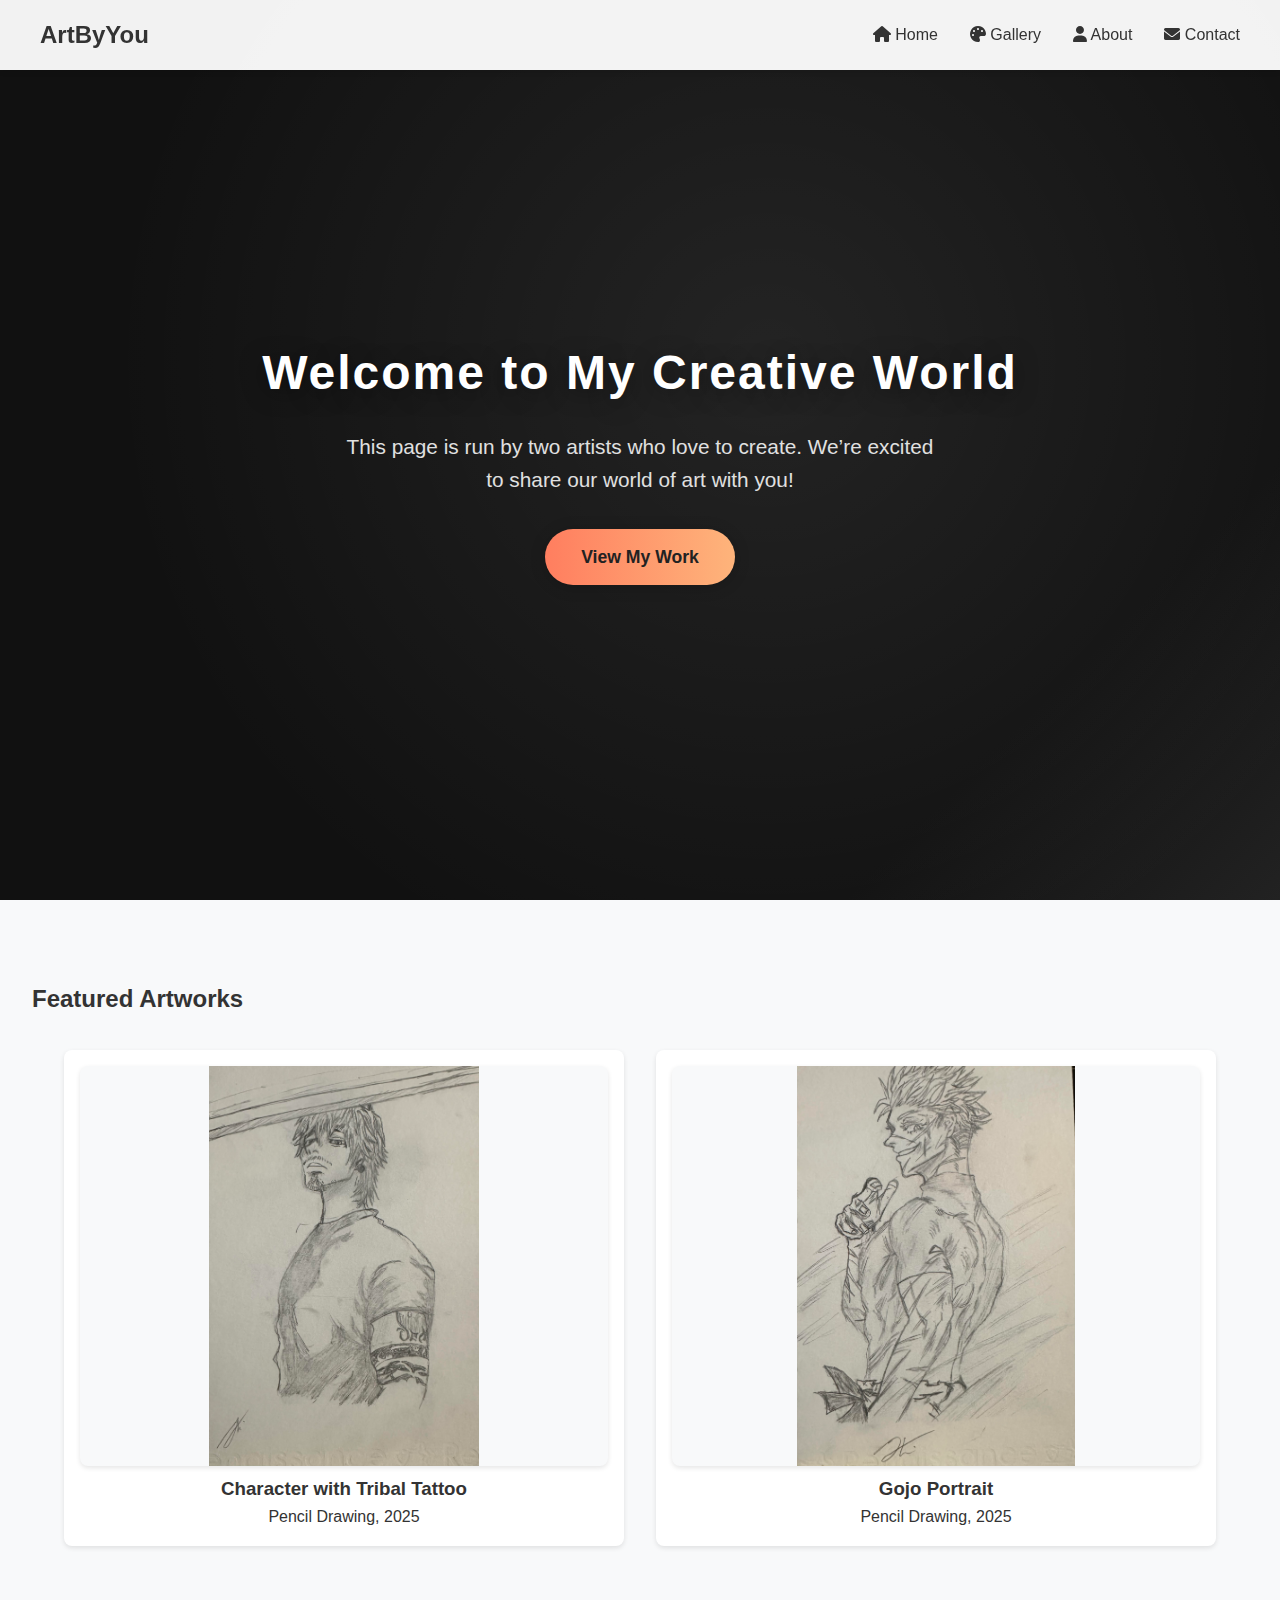
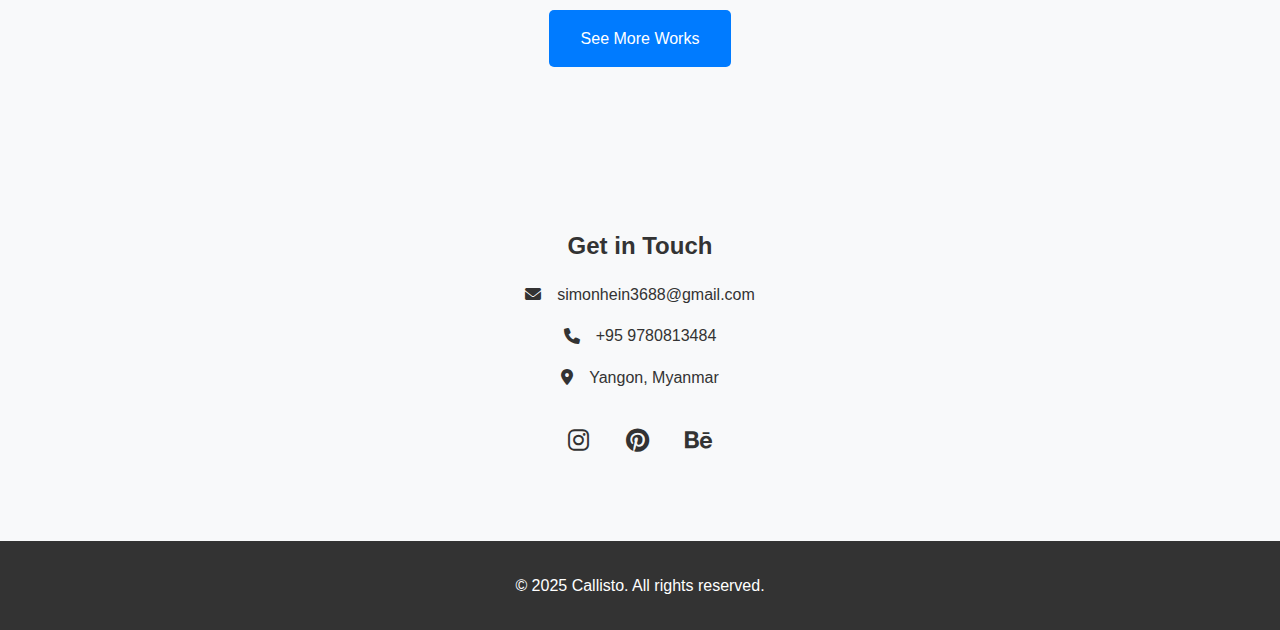
<file: index.html>
<!DOCTYPE html>
<html lang="en">
<head>
    <meta charset="UTF-8">
    <meta name="viewport" content="width=device-width, initial-scale=1.0">
    <title>Art Portfolio</title>
    <link rel="stylesheet" href="styles.css">
    <link rel="stylesheet" href="https://cdnjs.cloudflare.com/ajax/libs/font-awesome/6.0.0/css/all.min.css">
    <style>
        /* Responsive Navigation for Phone Mode */
        @media (max-width: 768px) {
            nav ul {
                flex-direction: column;
                align-items: center;
                padding: 0;
            }

            nav ul li {
                display: block;
                margin: 10px 0;
            }

            nav a {
                display: block;
                padding: 10px 15px;
                font-size: 1.2rem;
            }

            .cta-button {
                padding: 12px 20px;
                font-size: 1.1rem;
            }
        }
    </style>
</head>
<body>
    <header>
        <nav>
            <div class="logo">ArtByYou</div>
            <button class="hamburger" id="hamburger-btn" aria-label="Open navigation">
                <span></span>
                <span></span>
                <span></span>
            </button>
            <ul id="nav-menu">
                <li><a href="#home"><i class="fas fa-home"></i> Home</a></li>
                <li><a href="#gallery"><i class="fas fa-palette"></i> Gallery</a></li>
                <li><a href="about.html"><i class="fas fa-user"></i> About</a></li>
                <li><a href="#contact"><i class="fas fa-envelope"></i> Contact</a></li>
            </ul>
        </nav>
    </header>

    <main>
        <section id="home" class="hero">
            <div class="hero-content">
                <h1>Welcome to My Creative World</h1>
                <p class="subtitle">This page is run by two artists who love to create. We’re excited to share our world of art with you!</p>
                <a href="#gallery" class="cta-button">View My Work</a>
            </div>
        </section>

        <section id="gallery" class="gallery-section">
            <h2>Featured Artworks</h2>
            <div class="gallery-grid">
                <!-- First artwork -->
                <div class="art-piece">
                    <img src="./images/character-with-tattoo.jpg" alt="Character with Tattoo">
                    <div class="art-info">
                        <h3>Character with Tribal Tattoo</h3>
                        <p>Pencil Drawing, 2025</p>
                    </div>
                </div>
                <!-- Adding Gojo artwork -->
                <div class="art-piece">
                    <img src="./images/Gojo.jpg" alt="Gojo Character">
                    <div class="art-info">
                        <h3>Gojo Portrait</h3>
                        <p>Pencil Drawing, 2025</p>
                    </div>
                </div>
            </div>
            <div class="see-more-container">
                <a href="gallery.html" class="see-more-button">See More Works</a>
            </div>
        </section>

        <section id="contact" class="contact-section">
            <h2>Get in Touch</h2>
            <div class="contact-content">
                <div class="contact-info">
                    <div class="contact-item">
                        <i class="fas fa-envelope"></i>
                        <p>simonhein3688@gmail.com</p>
                    </div>
                    <div class="contact-item">
                        <i class="fas fa-phone"></i>
                        <p>+95 9780813484</p>
                    </div>
                    <div class="contact-item">
                        <i class="fas fa-location-dot"></i>
                        <p>Yangon, Myanmar</p>
                    </div>
                    <div class="social-links">
                        <a href="#"><i class="fab fa-instagram"></i></a>
                        <a href="#"><i class="fab fa-pinterest"></i></a>
                        <a href="#"><i class="fab fa-behance"></i></a>
                    </div>
                </div>
            </div>
        </section>
    </main>

    <footer>
        <p>&copy; 2025 Callisto. All rights reserved.</p>
    </footer>

    <script>
        const hamburger = document.getElementById('hamburger-btn');
        const navMenu = document.getElementById('nav-menu');
        hamburger.addEventListener('click', () => {
            navMenu.classList.toggle('show');
        });
    </script>
</body>
</html>
</file>
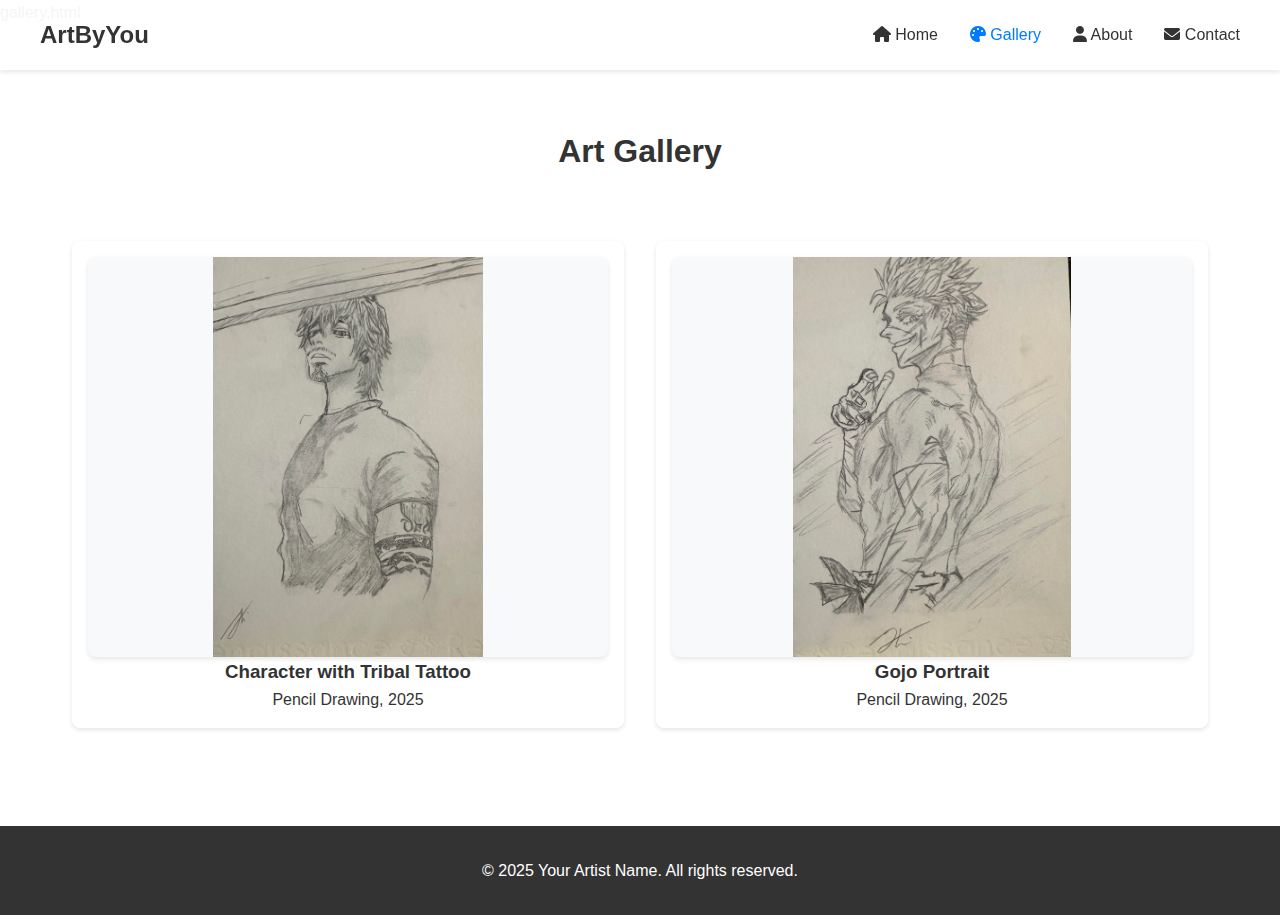
<file: gallery.html>
gallery.html
<!DOCTYPE html>
<html lang="en">
<head>
    <meta charset="UTF-8">
    <meta name="viewport" content="width=device-width, initial-scale=1.0">
    <title>Gallery - Art Portfolio</title>
    <link rel="stylesheet" href="styles.css">
    <link rel="stylesheet" href="https://cdnjs.cloudflare.com/ajax/libs/font-awesome/6.0.0/css/all.min.css">
</head>
<body>
    <header>
        <nav>
            <div class="logo">ArtByYou</div>
            <ul>
                <li><a href="index.html"><i class="fas fa-home"></i> Home</a></li>
                <li><a href="gallery.html" class="active"><i class="fas fa-palette"></i> Gallery</a></li>
                <li><a href="about.html"><i class="fas fa-user"></i> About</a></li>
                <li><a href="index.html#contact"><i class="fas fa-envelope"></i> Contact</a></li>
            </ul>
        </nav>
    </header>

    <main class="gallery-page">
        <h1>Art Gallery</h1>
        <div class="gallery-grid full">
            <div class="art-piece">
                <img src="./images/character-with-tattoo.jpg" alt="Character with Tattoo">
                <div class="art-info">
                    <h3>Character with Tribal Tattoo</h3>
                    <p>Pencil Drawing, 2025</p>
                </div>
            </div>
            <div class="art-piece">
                <img src="./images/Gojo.jpg" alt="Gojo Character">
                <div class="art-info">
                    <h3>Gojo Portrait</h3>
                    <p>Pencil Drawing, 2025</p>
                </div>
            </div>
            <!-- Add more artwork entries here -->
        </div>
    </main>

    <footer>
        <p>&copy; 2025 Your Artist Name. All rights reserved.</p>
    </footer>
</body>
</html>
</file>
<file: styles.css>
* {
    margin: 0;
    padding: 0;
    box-sizing: border-box;
}

body {
    font-family: 'Helvetica Neue', Arial, sans-serif;
    line-height: 1.6;
    color: #333;
}

/* Header Styles */
header {
    background-color: rgba(255, 255, 255, 0.95);
    padding: 1rem 2rem;
    position: fixed;
    width: 100%;
    top: 0;
    z-index: 1000;
    box-shadow: 0 2px 5px rgba(0,0,0,0.1);
}

nav {
    display: flex;
    justify-content: space-between;
    align-items: center;
    max-width: 1200px;
    margin: 0 auto;
}

.logo {
    font-size: 1.5rem;
    font-weight: bold;
    color: #333;
}

nav ul {
    display: flex;
    list-style: none;
    gap: 2rem;
}

nav a {
    text-decoration: none;
    color: #333;
    font-weight: 500;
    transition: color 0.3s ease;
}

nav a:hover {
    color: #007bff;
}

/* Hamburger styles - update for black color */
.hamburger {
    display: none;
    flex-direction: column;
    justify-content: center;
    width: 36px;
    height: 36px;
    background: none;
    border: none;
    cursor: pointer;
    z-index: 1001;
}
.hamburger span {
    height: 4px;
    width: 100%;
    background: #000; /* Change to black */
    margin: 5px 0;
    border-radius: 2px;
    display: block;
    transition: 0.3s;
}

/* Responsive nav */
@media (max-width: 768px) {
    nav {
        position: relative;
    }
    .hamburger {
        display: flex;
        position: absolute;
        right: 16px;
        top: 16px;
    }
    nav ul {
        display: none;
        flex-direction: column;
        position: absolute;
        top: 56px;
        right: 0;
        width: 180px;
        background: #111;
        border-radius: 0 0 10px 10px;
        box-shadow: 0 8px 24px rgba(0,0,0,0.18);
        z-index: 1000;
        padding: 10px 0;
    }
    nav ul.show {
        display: flex;
    }
    nav ul li {
        width: 100%;
        margin: 0;
    }
    nav ul li a {
        display: block;
        padding: 12px 20px;
        color: #fff;
        font-size: 1.1rem;
        border-bottom: 1px solid #222;
    }
    .logo {
        font-size: 1.2rem;
        padding: 14px 0 14px 18px;
    }
}

/* Hero Section */
.hero {
    height: 100vh;
    display: flex;
    align-items: center;
    justify-content: center;
    background: linear-gradient(135deg, #111 80%, #222 100%);
    color: #fff;
    padding: 80px 0 60px 0;
    text-align: center;
    position: relative;
    overflow: hidden;
}

.hero::before {
    content: "";
    position: absolute;
    top: 0; left: 0; right: 0; bottom: 0;
    background: radial-gradient(circle at 60% 40%, rgba(255,255,255,0.08) 0%, transparent 70%);
    z-index: 0;
}

.hero-content {
    position: relative;
    z-index: 1;
}

.hero h1 {
    font-size: 3rem;
    font-weight: 700;
    letter-spacing: 2px;
    margin-bottom: 18px;
    text-shadow: 0 4px 24px rgba(0,0,0,0.4);
}

.subtitle {
    font-size: 1.3rem;
    color: #e0e0e0;
    margin-bottom: 32px;
    max-width: 600px;
    margin-left: auto;
    margin-right: auto;
    line-height: 1.6;
}

.cta-button {
    display: inline-block;
    padding: 1rem 2rem;
    background: linear-gradient(90deg, #ff7e5f, #feb47b);
    color: #222;
    border: none;
    border-radius: 30px;
    padding: 14px 36px;
    font-size: 1.1rem;
    font-weight: 600;
    box-shadow: 0 2px 16px rgba(0,0,0,0.18);
    transition: background 0.3s, color 0.3s, transform 0.2s;
    cursor: pointer;
    text-decoration: none;
}

.cta-button:hover {
    background: linear-gradient(90deg, #feb47b, #ff7e5f);
    color: #111;
    transform: translateY(-2px) scale(1.04);
}

/* Gallery Section */
.gallery-section {
    padding: 5rem 2rem;
    background-color: #f8f9fa;
}

.art-piece {
    background: #fff;
    padding: 1rem;
    border-radius: 8px;
    box-shadow: 0 2px 5px rgba(0,0,0,0.1);
    transition: transform 0.3s ease-in-out, box-shadow 0.3s ease;
}

.art-piece:hover {
    transform: translateY(-5px);
    box-shadow: 0 5px 15px rgba(0,0,0,0.2);
}

.art-piece img {
    width: 100%;
    height: 400px;
    object-fit: contain;
    background-color: #f8f9fa;
    border-radius: 8px;
    box-shadow: 0 2px 5px rgba(0,0,0,0.1);
    transition: transform 0.3s ease;
}

.art-piece:hover img {
    transform: scale(1.05);
}

.art-info {
    text-align: center;
}

.gallery-grid {
    display: grid;
    grid-template-columns: repeat(auto-fit, minmax(300px, 1fr));
    gap: 2rem;
    padding: 2rem;
}

/* About Section */
.about-section {
    padding: 5rem 2rem;
    background-color: white;
}

.about-content {
    display: grid;
    grid-template-columns: 1fr 2fr;
    gap: 3rem;
    max-width: 1200px;
    margin: 0 auto;
}

.artist-image, .artist-extra-image {
    display: block;
    max-width: 100%;
    height: auto;
    margin: 20px auto;
}

.artist-image {
    width: 320px;
    height: auto;
    border-radius: 16px;
    object-fit: cover;
    box-shadow: 0 4px 16px rgba(0,0,0,0.15);
}

.skills {
    display: flex;
    flex-wrap: wrap;
    gap: 1rem;
    margin-top: 1rem;
}

.skills span {
    padding: 0.5rem 1rem;
    background-color: #f8f9fa;
    border-radius: 20px;
    font-size: 0.9rem;
}

/* Contact Section */
.contact-section {
    padding: 5rem 2rem;
    background-color: #f8f9fa;
    text-align: center;
}

.contact-content {
    max-width: 800px;
    margin: 0 auto;
}

.contact-item {
    display: flex;
    align-items: center;
    justify-content: center;
    gap: 1rem;
    margin: 1rem 0;
    transition: transform 0.3s ease;
}

.contact-item:hover {
    transform: translateX(5px);
}

.social-links {
    margin-top: 2rem;
}

.social-links a {
    color: #333;
    font-size: 1.5rem;
    margin: 0 1rem;
    transition: transform 0.3s ease, color 0.3s ease;
}

.social-links a:hover {
    transform: translateY(-3px);
    color: #007bff;
}

/* Footer */
footer {
    text-align: center;
    padding: 2rem;
    background-color: #333;
    color: white;
}

/* Responsive Design */
@media (max-width: 768px) {
    .about-content {
        grid-template-columns: 1fr;
    }
    
    .hero h1 {
        font-size: 2.5rem;
    }
    
    nav ul {
        gap: 1rem;
    }
}

.about-page {
    padding-top: 100px;
    min-height: calc(100vh - 100px);
    background-color: #f8f9fa;
}

.about-container {
    max-width: 1000px;
    margin: 0 auto;
    padding: 2rem;
    display: grid;
    grid-template-columns: 300px 1fr;
    gap: 3rem;
    background-color: white;
    border-radius: 10px;
    box-shadow: 0 2px 10px rgba(0,0,0,0.1);
}

.profile-section {
    text-align: center;
}

.profile-section img {
    width: 200px;
    height: 200px;
    border-radius: 50%;
    object-fit: cover;
    margin-bottom: 1rem;
    box-shadow: 0 2px 10px rgba(0,0,0,0.1);
}

.profile-section .title {
    color: #666;
    font-style: italic;
}

.bio-section h2, .bio-section h3 {
    margin: 1.5rem 0 1rem 0;
    color: #333;
}

.education-list {
    list-style: none;
    padding: 0;
}

.education-list li {
    margin-bottom: 0.5rem;
    padding-left: 20px;
    position: relative;
}

.education-list li:before {
    content: "•";
    position: absolute;
    left: 0;
    color: #007bff;
}

.see-more-container {
    text-align: center;
    margin-top: 2rem;
}

.see-more-button {
    display: inline-block;
    padding: 1rem 2rem;
    background-color: #007bff;
    color: white;
    text-decoration: none;
    border-radius: 5px;
    transition: background-color 0.3s ease, transform 0.2s ease;
}

.see-more-button:hover {
    background-color: #0056b3;
    transform: translateY(-2px);
}

.gallery-page {
    padding-top: 100px;
    min-height: calc(100vh - 100px);
}

.gallery-page h1 {
    text-align: center;
    margin-bottom: 2rem;
}

.gallery-grid.full {
    max-width: 1200px;
    margin: 0 auto;
    padding: 2rem;
}

nav a.active {
    color: #007bff;
}

/* Smooth scrolling for the whole page */
html {
    scroll-behavior: smooth;
}

/* Keyframe animation for hero content */
@keyframes fadeIn {
    from {
        opacity: 0;
        transform: translateY(20px);
    }
    to {
        opacity: 1;
        transform: translateY(0);
    }
}

/* Responsive adjustments for mobile devices */
@media (max-width: 768px) {
    .about-container,
    .gallery-grid,
    .contact-content {
        flex-direction: column !important;
        align-items: center !important;
        gap: 24px !important;
        padding: 20px 8px !important;
    }

    .profile-section,
    .bio-section {
        width: 100% !important;
        max-width: 100% !important;
        text-align: center !important;
    }

    .artist-image {
        width: 160px !important;
        height: 160px !important;
    }

    .hero {
        padding: 48px 8px 32px 8px !important;
    }

    .hero h1 {
        font-size: 2rem !important;
    }

    .gallery-grid {
        grid-template-columns: 1fr !important;
    }

    .art-piece {
        width: 100% !important;
        margin-bottom: 24px !important;
    }

    .contact-section {
        padding: 24px 8px !important;
    }

    .contact-info {
        width: 100% !important;
        text-align: center !important;
    }
}
</file>
